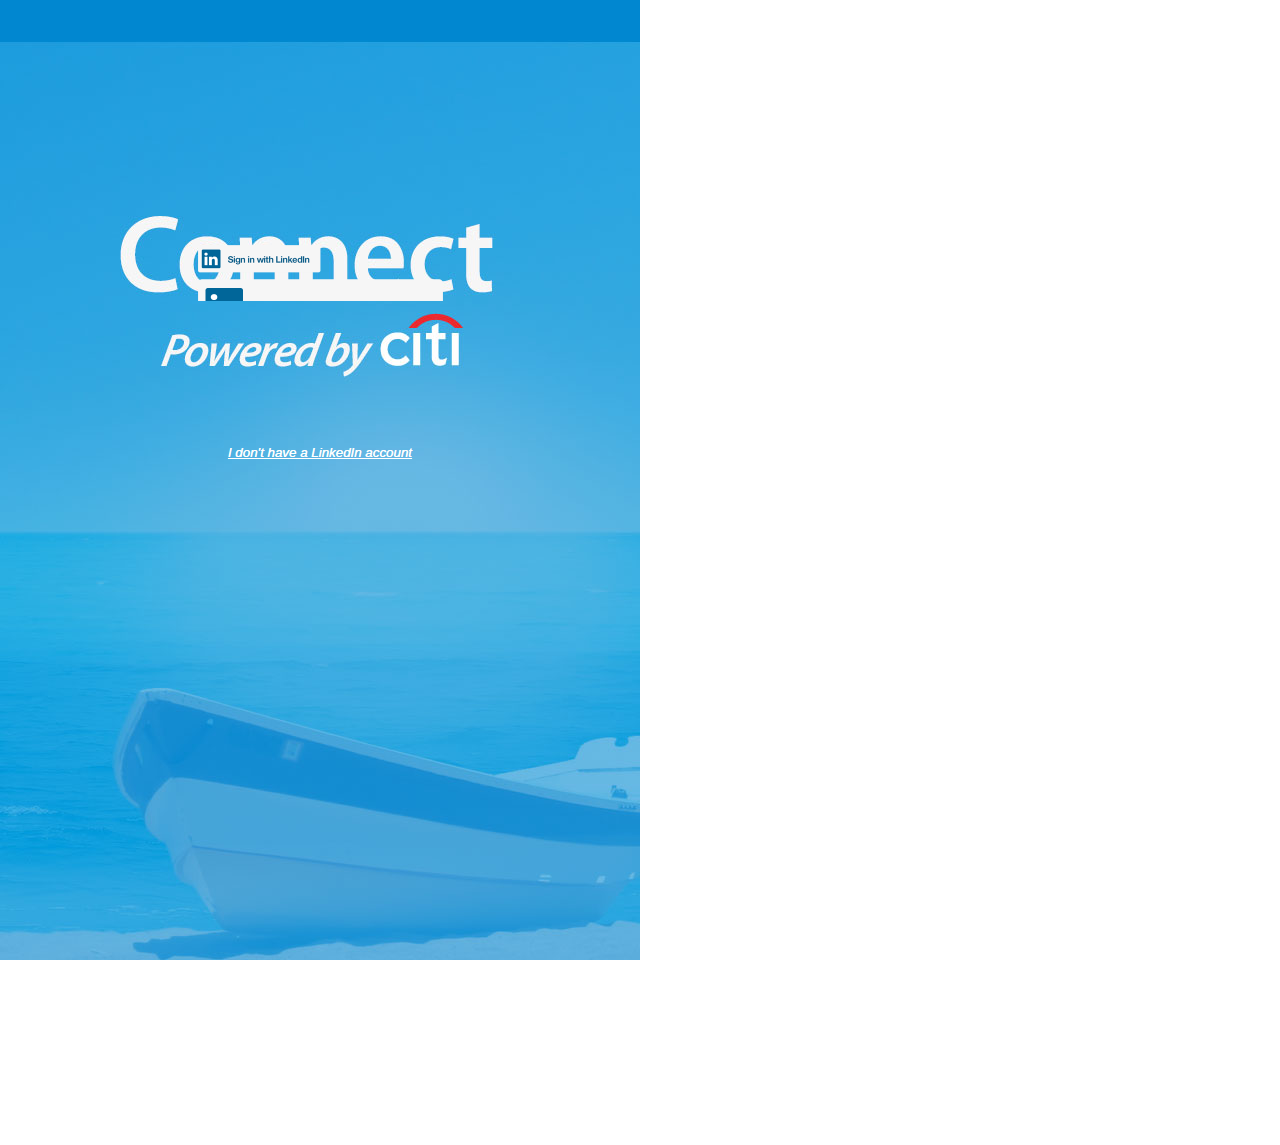
<file: index.html>
<!DOCTYPE html>
<html>
	<head>
		<meta charset="utf-8">
		<meta name="viewport" content="width=device-width, initial-scale=1">
		<link rel="stylesheet" href="css/reset.css" />
		<link rel="stylesheet" href="css/stylev2.css" />
		<script src="js/jquery-1.9.1.min.js"></script>
		<script>
			$( document ).ready( function() {
				$( window ).scrollTop( 0 );
				$( 'body, html' ).scrollTop( 0 );
			});
		</script>
	</head>
	<body>
		
		<div id="home" class="page">
			<div data-role="content">
				<a class="preAuth LinkedInButton"></a>
				<a href="" class="signUpLink">I don't have a LinkedIn account</a>
				<a href="#profile" class="linkToProfile"></a>
			</div>
			
		</div><!--end #home-->
		
		<div id="createProfile" class="page">
			<div data-role="content" class="articlesContent">
				<div id="profiles"></div>
			</div>
		</div><!--end #profile-->
	
		
		<script type="text/javascript" src="http://platform.linkedin.com/in.js">
		  api_key: mzi3e3s0dojy
		  onLoad: onLinkedInLoad
		  authorize: true
		  scope: r_basicprofile r_emailaddress r_network rw_groups
		</script>
		<script src="js/scripts.js"></script>
		<script>

			
		</script>
	</body>
</html>
</file>
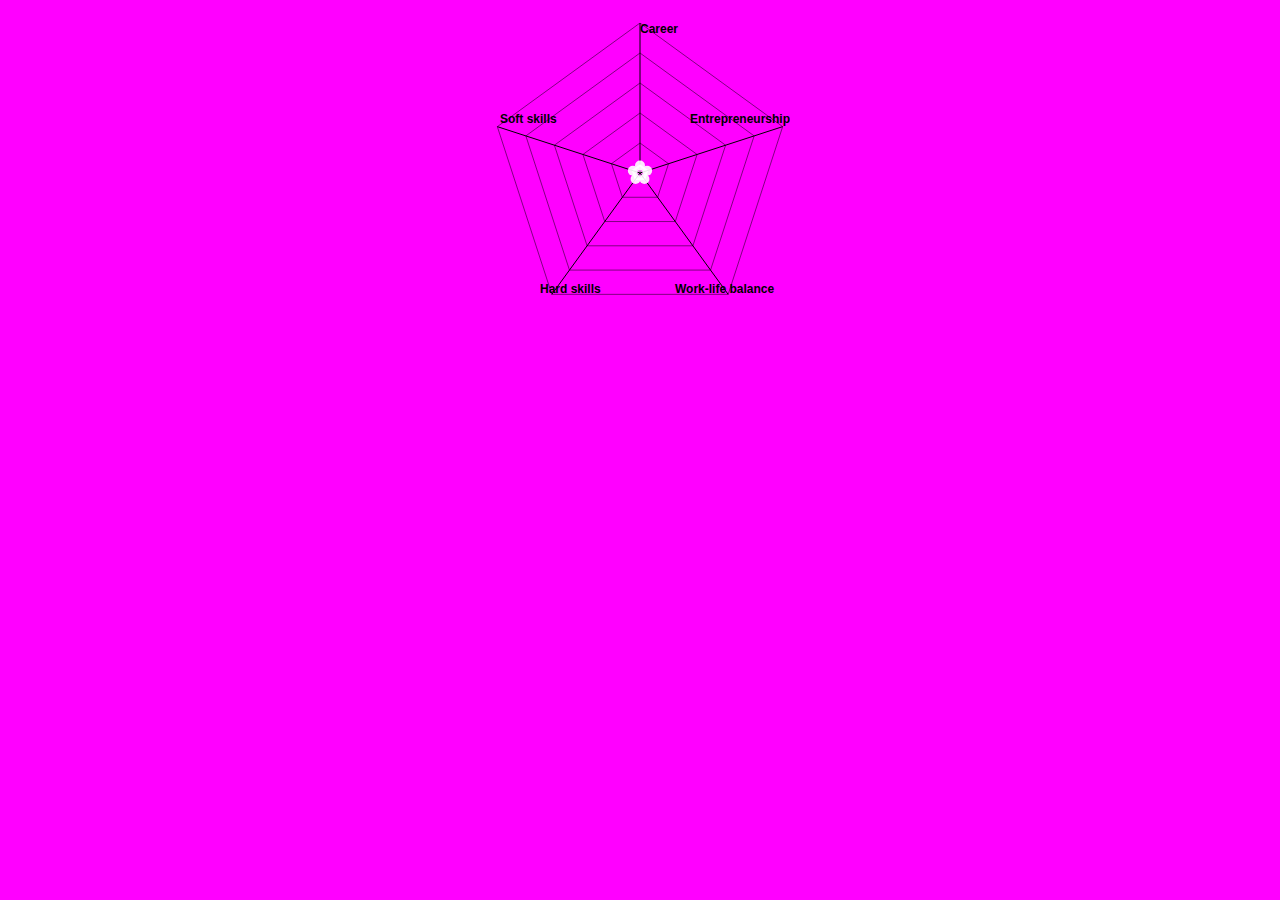
<file: chartExample.html>
<html>
	<head>
		<title>Chart Example</title>		

		<!-- Styles -->
		<link type="text/css" rel="stylesheet" href="css/styles_bcm.css" />
	</head>
	<body style="background-color: magenta;">
		<!-- Container for Chart -->
		<div class="goal_chart">
			<div id="goal_chart"></div>
		</div>
		
		<!-- JavaScript -->
		<script type="text/javascript" src="js/d3.v3.min.js"></script>
		<script type="text/javascript" src="js/jquery-1.9.1.min.js"></script>
		<script type="text/javascript" src="js/goalChart.js"></script>
		<script type="text/javascript" src="js/radar.js"></script>
		<script type="text/javascript">
		$(function() {
			initGoals();
		});
		</script>
	</body>
</html>
</file>
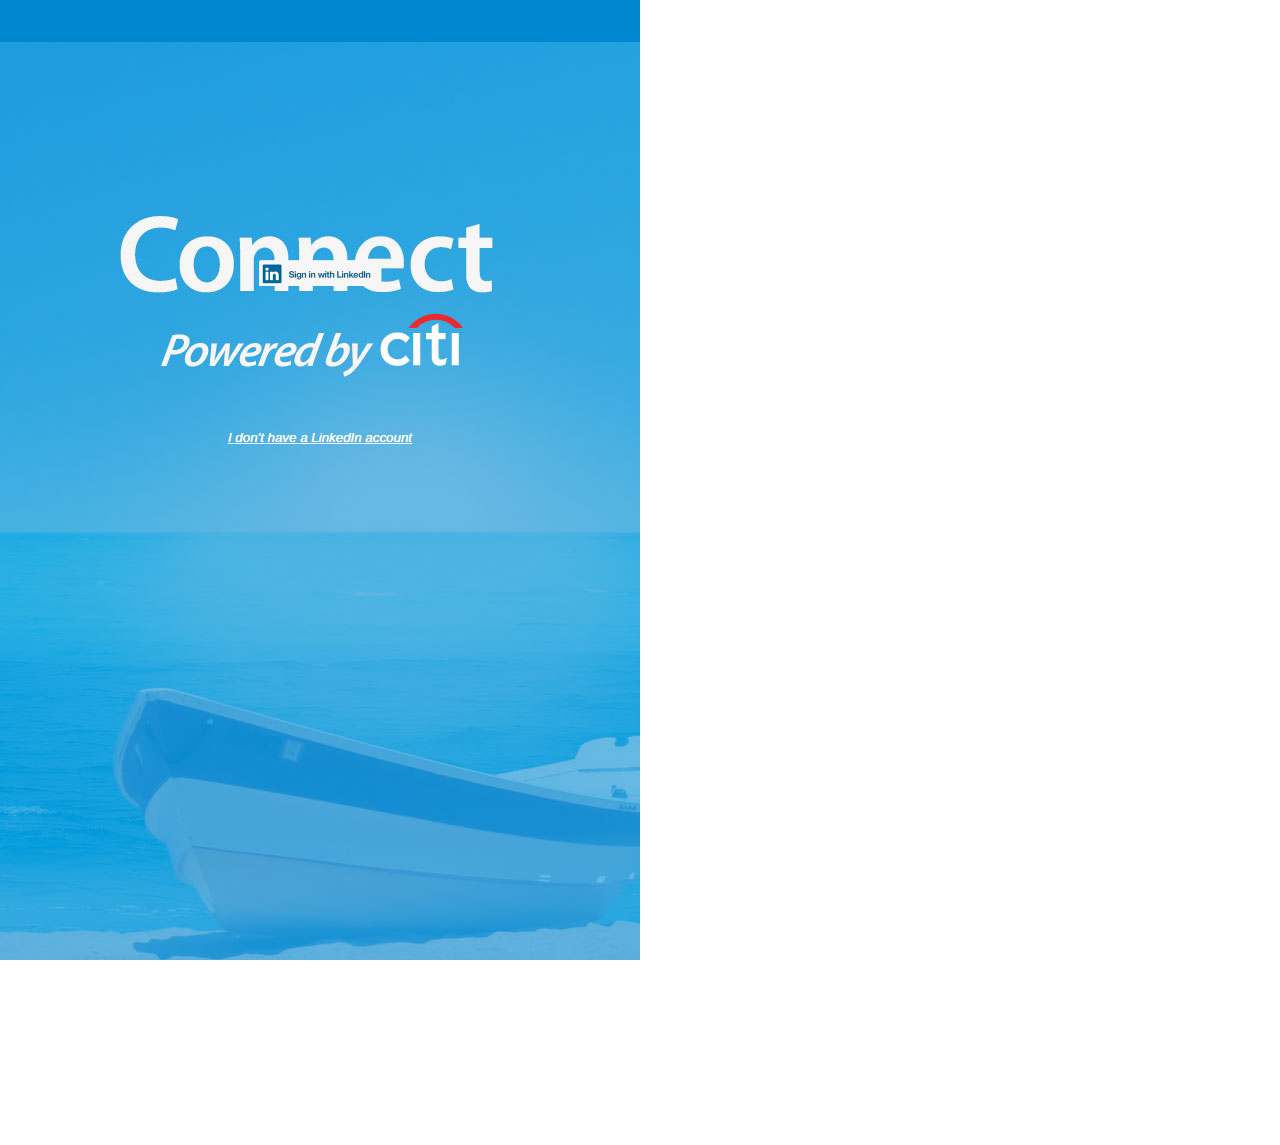
<file: connect.html>
<!DOCTYPE html>
<html>
	<head>
		<meta charset="utf-8">
		<meta name="viewport" content="width=device-width, initial-scale=1">
		<link rel="stylesheet" href="css/reset.css" />
		<link rel="stylesheet" href="css/jquery.mobile-notheme.css" />
		<link rel="stylesheet" href="css/styles.css" />
		
	</head>
	<body data-theme="e">
		<a href="#home" class="homeLink"></a>
		<div id="home" data-role="page" class="page">
			<div data-role="content">
				<a class="preAuth LinkedInButton"></a>
				<a href="" class="signUpLink">I don't have a LinkedIn account</a>
				<a href="#profile" class="linkToProfile"></a>
			</div>
			
		</div><!--end #home-->
		
		<div id="profile" data-role="page" class="reqAuth page">
			<div data-role="header" data-position="fixed" data-id="conHeader" class="header">
				<a href="#menu" class="ui-btn-left" data-rel="dialog"><img src="img/menuBtn.png" width="42px" heigh="42px" /></a>
				<a href="#profile" class="ui-btn-right" class="profileIcon" data-transition="slide"><img src="img/proIcon.png" width="42px" height="42px" /></a>
			</div>
			<div data-role="content">
				<h1>Profile</h1>
			</div>
		</div><!--end #profile-->
		
		<div id="articles" data-role="page" class="reqAuth page">
			<div data-role="header" data-position="fixed" data-id="conHeader" class="header">
				<a href="#menu" class="ui-btn-left" data-rel="dialog"><img src="img/menuBtn.png" width="42px" heigh="42px" /></a>
				<a href="#profile" class="ui-btn-right" class="profileIcon" data-transition="slide"><img src="img/proIcon.png" width="42px" height="42px" /></a>
			</div>
			
			<div data-role="content">
				<ul class="articlesList" class="touch" data-role="listview" data-icon="false">
					<li>
		                <a href="#" style="background:url(img/article-img.jpg)">
		                    <div class="articleInfo">
								<p class="articleTitle">A higher level of productivity</p>
								<p class="articleAuthor">by, Richard Branson</p>
							</div>
		                </a>
		                <a href="#" class="delete">Delete</a>
		            </li>
					<li>
		                <a href="#" style="background:url(img/article-img.jpg)">
		                    <div class="articleInfo">
								<p class="articleTitle">A higher level of productivity</p>
								<p class="articleAuthor">by, Richard Branson</p>
							</div>
		                </a>
		                <a href="#" class="delete">Delete</a>
		            </li>
				</ul>
			</div><!--end content-->
			
		</div><!--end #articles-->
		
		<div id="menu" data-role="page" class="reqAuth menuOverlay">
			<h1>This is the menu</h1>
			<a href="#"
				data-role="button"
				data-inline="true"
				data-rel="back"
			>cancel</a>
		</div>
		
		
		<script src="js/jquery-1.9.1.min.js"></script>
		<script src="js/jquery.mobile-1.3.1.min.js"></script>
		<script type="text/javascript" src="http://platform.linkedin.com/in.js">
		  api_key: mzi3e3s0dojy
		  onLoad: onLinkedInLoad
		  authorize: true
		  scope: r_basicprofile r_emailaddress r_network rw_groups
		</script>
		<script src="js/scripts.js"></script>
	</body>
</html>
</file>
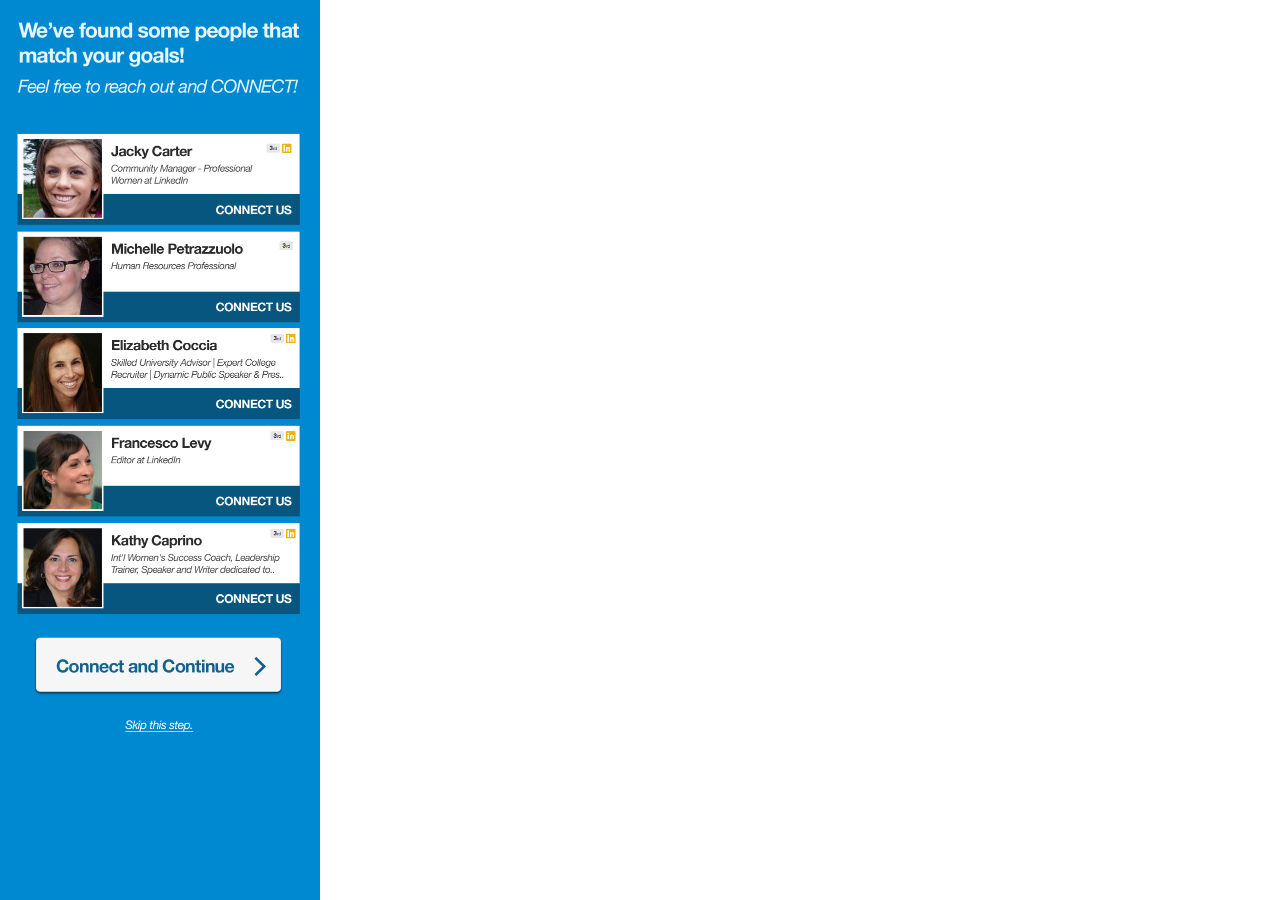
<file: connections.html>
<!DOCTYPE html>
<html>
	<head>
		<meta charset="utf-8">
		<meta name="viewport" content="width=device-width, initial-scale=1">
		<link rel="stylesheet" href="css/reset.css" />
		<link rel="stylesheet" href="css/stylev2.css" />
		
	</head>
	<body>
		
		
		<div id="connections" class="page">
			<div data-role="content" class="articlesContent">
				<!--<h1 class="connections-h1">We've found some people that match your goals!</h1>
				<p class="connections-p">Feel free to reach out and CONNECT!</p>
				<div id="profiles"></div>-->
				<a href="articles.html"><img src="img/connect-via-goals.png" width="320px" /></a>
			</div>
		</div><!--end #profile-->
	
		
		<script src="js/jquery-1.9.1.min.js"></script>
		
		<script src="js/scripts.js"></script>
		<script>
			/*IN.Event.on(IN, "auth", function(){
				IN.API.Profile("me", "url=http://www.linkedin.com/in/michellepetrazzuolo", "url=http://www.linkedin.com/in/elizabethcoccia", "url=http://www.linkedin.com/in/kathycaprino").result(displayProfiles);
			});*/
			
		</script>
	</body>
</html>
</file>
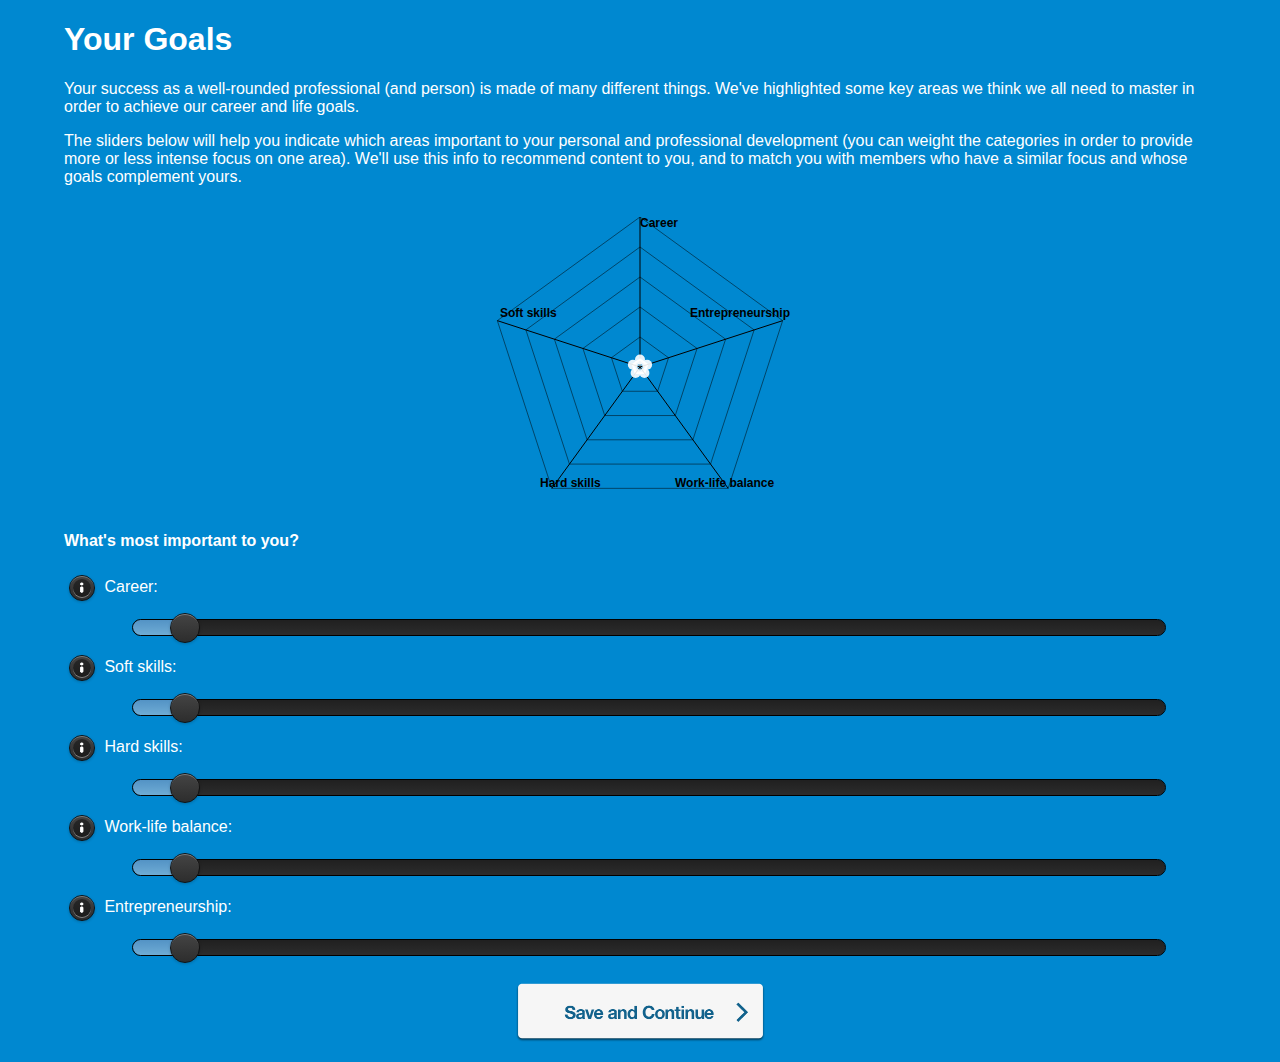
<file: profile.html>
<html>
	<head>
		<title>Your Goals</title>
		<meta name="viewport" content="width=device-width, initial-scale=1"> 

		<!-- JavaScript -->
		<script type="text/javascript" src="js/d3.v3.min.js"></script>
		<script type="text/javascript" src="js/jquery-1.9.1.min.js"></script>
		<script type="text/javascript" src="js/jquery.mobile-1.3.1.min.js"></script>
		<script type="text/javascript" src="js/goalChart.js"></script>
		<script type="text/javascript" src="js/radar.js"></script>
		
		
		<!-- Styles -->
		<link type="text/css" rel="stylesheet" href="css/jquery.mobile-1.3.1.min.css" />
		<link type="text/css" rel="stylesheet" href="css/styles_bcm.css" />
		
	</head>
	<body id="goals">
	
		<div class="container" data-role="page">
		<div data-role="content">
			<h1>Your Goals</h1>
		
			<p>Your success as a well-rounded professional (and person) is made of many different things. We've highlighted some key areas we think we all need to master in order to achieve our career and life goals.</p>

			<p>The sliders below will help you indicate which areas important to your personal and professional development (you can weight the categories in order to provide more or less intense focus on one area). We'll use this info to recommend content to you, and to match you with members who have a similar focus and whose goals complement yours. </p>
		
			<div class="goal_chart">
				<div id="goal_chart"></div>
			</div>
			
			<div class="controls">
				<h4>What's most important to you?</h4>
				<form id="controlForm" class="goal_form">
					<div>
						<label for="axis0-input" id="label-axis0"><a href="#careerTip" data-theme="a" data-icon="info" data-iconpos="notext" data-rel="popup" data-mini="true" data-inline="true" id="cpop">?</a> Career: </label>
						<input class="ipt_slider" type="range" name="axis0-input" id="axis0-input" value="50" min="0" max="100" data-highlight="true" data-theme="a" />
					</div>
					<div>
						<label for="axis1-input" id="label-axis1"><a href="#softTip" data-theme="a" data-icon="info" data-iconpos="notext" data-rel="popup" data-mini="true" data-inline="true" id="spop">?</a> Soft skills:</label>
						<input class="ipt_slider" type="range" name="axis1-input" id="axis1-input" value="50" min="0" max="100" data-highlight="true" data-theme="a" />
					</div>
					<div>
						<label for="axis2-input" id="label-axis2"><a href="#hardTip" data-theme="a" data-icon="info" data-iconpos="notext" data-rel="popup" data-mini="true" data-inline="true" id="hpop">?</a> Hard skills:</label>
						<input class="ipt_slider" type="range" name="axis2-input" id="axis2-input" value="50" min="0" max="100" data-highlight="true" data-theme="a" />
					</div>
					<div>
						<label for="axis3-input" id="label-axis3"><a href="#workLifeTip" data-theme="a" data-icon="info" data-iconpos="notext" data-rel="popup" data-mini="true" data-inline="true" id="wlpop">?</a> Work-life balance:</label>
						<input class="ipt_slider" type="range" name="axis3-input" id="axis3-input" value="50" min="0" max="100" data-highlight="true" data-theme="a" />
					</div>
					<div>
						<label for="axis4-input" id="label-axis4"><a href="#entreTip" data-theme="a" data-icon="info" data-iconpos="notext" data-rel="popup" data-mini="true" data-inline="true" id="epop">?</a> Entrepreneurship:</label>
						<input class="ipt_slider" type="range" name="axis4-input" id="axis4-input" value="50" min="0" max="100" data-highlight="true" data-theme="a" />
					</div>
				</form>
			</div>
			<a href="connections.html" class="save-submit"></a>
			<div style="clear:both;"></div>
			
			<div id="careerTip" data-role="popup" data-theme="b">
				<p><strong>Career</strong></p>
				<p>The career category covers topics that lean toward career advancement - and how to operate in your role once you start rising through the ranks. (ex: Promotions, Salary Negotiation, Team Management, Networking)</p>
			</div>
			<div id="softTip" data-role="popup" data-theme="b">
				<p><strong>Soft Skills</strong></p>
				<p>It's not enough to be an expert in finance, programming or some other specific industry. We need to continue to develop our soft skills - behavioral , emotional and attitudinal skills that help us relate to people and the work.  (ex: Collaboration, Work Ethic, Flexibility, Problem Solving)</p>
			</div>
			<div id="hardTip" data-role="popup" data-theme="b">
				<p><strong>Hard Skills</strong></p>
				<p>We all have our expertise, whether it's marketing, finance, or plumbing. But embedded in most careers are an array of other hard skills we need to develop and maintain. (ex: Proficiency with Software, Typing, Written/Grammatical Skills)</p>
			</div>
			<div id="workLifeTip" data-role="popup" data-theme="b">
				<p><strong>Work-Life Balance</strong></p>
				<p>Are you a mother? A professional? Both? Do you dabble in outside projects or pro-bono work? Finding the right balance between working, family, and fostering your interests (and health and well-being!) is one of the top challenges women face. (ex: Family, Health, Finance Management, Balancing Work and Play)</p>
			</div>
			<div id="entreTip" data-role="popup" data-theme="b">
				<p><strong>Entrepreneurship</strong></p>
				<p>An entrepreneur is someone who starts a business. But we also think they are regular people who are self starters. Being an entrepreneur is about putting yourself out there and getting noticed, and it's about asking and getting what you need to do what you want - whether it's for the small (or large!) business you start, or the working-mothers meet up  you organize for your community. (ex: Getting Noticed, Starting a Business, Fundraising, Investing)</p>
			</div>
		</div>
	</div>
		<script type="text/javascript">
		$(function() {
			initGoals();
			initGoalForm();
		});
		</script>
	
	</body>
</html>
</file>
<file: css/stylev2.css>
/*SPLASH PAGE*/
body{
	font-family: "HelveticaNeue-Light", "Helvetica Neue Light", "Helvetica Neue", Helvetica, Arial, "Lucida Grande", sans-serif; 
	font-weight: 300;
}
ul{
	margin: 0px;
	padding: 0px;
}
.page{
	width: 100%;
	height: 100%;
	position:absolute;
	top: 0;
	left: 0;
}
#home{
	background: url(../img/splashbg.jpg) no-repeat;
	background-size: 100% auto;
	max-width: 640px;
	padding-top: 245px;
	min-height: 480px;
}
.LinkedInButton{
	cursor:pointer;
	height: 56px;
	background: url(../img/sprite-btn.png);
	background-position :  top left;
	background-repeat : no-repeat ;
	padding: 0;
	margin: 0 auto 144px auto;
	display:block;
	width: 245px;
	background-size: 245px auto;
	position:relative;
	z-index: 999999;
}
.signUpLink{
	color: white;
	text-decoration: underline;
	font-style: italic;
	font-size: 10pt;
	text-align:center;
	width: 100%;
	text-shadow: 0 0 0;
	font-weight: normal;
	display:block;
}

/*HEADER STYLES*/
.header{
	height: 62px;
	width: 100%;
	top: 0;
	left: 0;
	z-index: 9999;
}
.headerBg{
	background: #0088d0 url(../img/headerbg.png) no-repeat center;
	background-size: auto 62px;
	height: 62px;
	width: 100%;
	position:relative;
	z-index: 0;
}
.header-icon{
	position:relative;
	z-index: 1;
	top: -62px;
}
#fixedMenus{
	position:fixed;
	top: 0;
	left: 0;
	background: none;
	
}
.profileIcon img{
	width: 42px;
	height: 42px;
}
.ui-btn-left, .ui-btn-right{
	padding: 0;
	top: 9px;
	position:fixed;
	z-index: 99999;
}
.ui-btn-left{
	left: 3%;
	width: 42px;
	height: 42px;
	background: url(../img/menu-btn.png);
	background-size: 42px auto;
}
.ui-btn-left.shadow{
	background: url(../img/menu-btn-shadow.png);
	background-size: 42px auto;
}
.ui-btn-right{
	right: 3%;
	position: fixed;
	width: 42px;
	height: 42px;
	background: url(../img/profile-btn.png);
	background-size: 42px auto;
}
.ui-btn-right.shadow{
	background: url(../img/profile-btn-shadow.png);
	background-size: 42px auto;
}

/*FOOTER MENU STYLES*/
.footerMenu{
	position:fixed;
	bottom: 10px;
	height: 48px;
	width: 96%;
	left: 2%;
	right: 2%;
	z-index: 99999;
}
.footerMenu.two, .footerMenu.three{
	display:none;
}
.staricon{
	background: url(../img/read-btn.png) no-repeat;
	background-size: 48px auto;
	width: 48px;
	height: 48px;
	position:relative;
	float:left;
}
.staricon.extended{
	background: url(../img/starred-articles.png) no-repeat;
	background-size: 208px auto;
	width: 208px;
	height: 48px;
	position:relative;
	float:left
}
.categoryicon{
	background: url(../img/drop-down-btn.png) no-repeat;
	background-size: 48px auto;
	width: 48px;
	height: 48px;
	position:relative;
	float:left;
}
.categoryicon.extended{
	background: url(../img/middle-bar-articles.png) no-repeat;
	background-size: 208px auto;
	width: 208px;
	height: 48px;
	position:relative;
	float:left
}

.archiveicon{
	background: url(../img/archive-btn.png) no-repeat;
	background-size: 48px auto;
	width: 48px;
	height: 48px;
	position:relative;
	float:right;
}
.archiveicon.extended{
	background: url(../img/archived-articles.png) no-repeat;
	background-size: 208px auto;
	width: 208px;
	height: 48px;
	position:relative;
	float:left
}
/*MAIN MENU OVERLAY STYLES*/
.overlay{
	position:fixed;
	background: rgba(0,0,0,.9);
	display:none;
	z-index: 99;
	width: 100%;
	top: 0;
	left: 0;
}
.overlay ul{
	margin: 40px 0 0 0;
	padding: 0;
}
.mm-link{
	display:block;
	margin:0 auto 0px auto;
	width: 296px;
	background-repeat:no-repeat;
}
.mm-conversations{
	background: url(../img/mm-conversations.png);
	background-size: 296px auto;
	height: 71px;
}
.mm-events{
	background: url(../img/mm-events.png);
	background-size: 296px auto;
	height: 85px;
}
.mm-articles{
	background: url(../img/mm-articles.png);
	background-size: 296px auto;
	height: 70px;
}

/*OVERLAY INSTRUCTIONS*/
.instructions2, .instructions1{
	position: relative;
	display: block;
	width: 286px;
	margin: 0 auto;
	top: 60px;
}
.instructions2{
	display:none;
}

/*ARTICLES PAGE*/
.articlesContent{
	position:relative;
}
.articlesList{
	padding: 0;
	margin: 0;
}
.articlesList.two, .articlesList.three{
	display: none;
}
.articlesList li{
	width: 100%;
	position:relative;
	min-height: 200px;
	display:block;
	max-height: 250px;
	overflow:hidden;
}
.articlesList img{
	width: 100%;
	position:absolute;
	z-index: 0;
	height: auto;
}
.swipe .articleInfo{
	background: rgba(0,0,0,.7);
	padding: 15px 5% 20px;
	width: 90%;
	color: white;
	bottom: 0;
	z-index: 1;
	position: absolute;
	font-size: 12px;
	line-height: 1.3;
	bottom: 0;
	font-style:italic;
	margin: 0;
	text-align: left;
	font-weight: 300;
}
.articleInfo p{
	padding: 0;
	margin: 0;
}
.articleTitle{
	font-weight: bold;
	line-height: 1.4;
	font-size: 14px;
}
.ui-li .ui-btn-inner a.ui-link-inherit, .ui-li-static.ui-li{
	padding: 0;
}
/*ARTICLES SWIPE FUNCTIONALITY STYLES*/
        	.swipe {
        		width: 320px;
        		height: 200px;
        		background-color: green;
  position:relative;
  z-index:1;
}
.swipe li div, .swipe div div div {
  margin:0 10px;
  /*padding:50px 10px;*/
 padding: 0px 0px;
  /*background:#1db1ff;*/
  font-weight:bold;
  color:#fff;
  font-size:20px;
  text-align:center;
}
			.article {
				width: 320px;
				height: 200px;
				/*background-color: #ff0000;*/
			}
			
			.icon-star {
				width: 63px;
				height: 60px;
				position: absolute;
				right: 30px;
				top: 20px;
				background-size: 100% auto;
				background-image: url( '../img/star.png' );
				z-index: -1;
				display: none;
			}
			
			.icon-archive {
				width: 53px;
				height: 43px;
				position: absolute;
				left: 30px;
				top: 34px;
				background-size: 100% auto;
				background-image: url( '../img/archive.png' );
				z-index: -1;
				display: none;
			}
			#connections{
				width: 320px;
				background: #0088d0;
				min-height: 900px;
				padding: 0px;
				display:block;
				float:left;
			}
			#connections img{
				width: 320px;
			}
			.connections-h1{
				font-size: 20px;
				font-weight: bold;
				color: white;
			}
			.connections-p{
				font-size: 16px;
				font-style: italic;
				color: white;
				margin-bottom: 30px;
			}
			.connectWith{
				width: 290px;
				margin: 10px auto;
				height: 130px;
				background: white;
				display:block;
				float:left;
				padding: 5px;
			}
			.connectWith img{
				float:left;
				height: 120px;
			}
			.connectWith p{
				float:left;
				margin-left: 10px;
			}


@media 
(-webkit-min-device-pixel-ratio: 2), 
(min-resolution: 192dpi) {
	.LinkedInButton{
		background: url(../img/sprite-btn.png) no-repeat;
		background-position: 0 -34px;
		background-size: 245px 100px;
		z-index: 999;
	}	
}




/*  PROFILE */

#profile_ {	
	width: 320px;
	height: 520px;
	position: fixed;
	
	left: 0px;
	top: 0px;
	z-index: 3;
	opacity: 0;
	display: none;
}

#profile-bg {
	background-color: black;
	opacity: .9;
	width: inherit;
	height: inherit;
	
}

#profile-text {
	color: #424242;
	font-size: 44px;
	position: absolute;
	left: 10px;
	top: 0px;
	z-index: 10;
}

#profile-info_ {
	width: inherit;
	position: absolute;
	height: 600px;
	top: 0px;
	left: 0px;
	margin-top: 110px;
	overflow: scroll;
	z-index: 99;
}

#pi-nav {
	width: inherit;
	
	height: 50px;
	float: left;
	position: fixed;
	left: 0px;
	top: 60px;
	z-index: 99;
}

#pi-content {
	width: inherit;
	float: left;
	height: 700px;
}

#pi-image {
	width: inherit;
	height: 538px;
	background: url(../img/profile.jpg) no-repeat;
	background-size: 100% auto;
}

#p1 {
	background: url(../img/progress-down.png) no-repeat;
}

#p2 {
	background: url(../img/goals.png) no-repeat;
}

#p3 {
	background: url(../img/trophies.png) no-repeat;
}

#p4 {
	background: url(../img/connect.png) no-repeat;
}

#p5 {
	background: url(../img/settings.png) no-repeat;
}

.p-nav {
	width: 49px;
	height: 49px;
	float: left;
	display: inline;
	background-size: 100% auto;
	margin-left: 7px;
	margin-right: 7px;
	margin-top: -3px;	
}
</file>
<file: css/styles_bcm.css>
/* Article layout */

#article_hero {
	height: 373px;
	width: 100%;
}

#article_hero .hero_img {
	margin: 0 auto;
	width: 592px;
}

#article_quote {
	background-color: #dadada;
	min-height: 118px;
	padding: 10px 30px;
}

#article_quote .quote {
	font-weight: bold;
	font-size: 32px;
}

#article_quote .quoter {
	font-size: 32px;
	font-style: italic;
	text-align: right;
}

#article_body {
	padding: 0 10px;
}


// Profile/Goals styles

body#goals {
	color: #fff;
	font-family: Arial, sans-serif;
	margin: 0;
	padding: 0;
}

#goals .ui-overlay-c, #goals .ui-body-c {
	background: #0088d0;
	color: #fff;
	text-shadow: none;
}

#goals .ui-mobile [data-role=page].container, .ui-page.container {
	width: 98%;
	padding: 0 1%;
}

.goal_chart {
	float: left;
	height: 300px;
	min-width: 300px;
	padding: 15px 0;
	width: 100%;
}

#goal_chart {
	margin: 0 auto;
	width: 300px;
}

.goal_form {
	width: 97%;
	padding: 0 3% 0 0; 
}

.goal_form input.ui-input-text.ui-slider-input { display: none; }

.goal_form .controls {
	float: left;
	min-width: 300px;
	width: 100%;
}

.goal_form .controls input.ui-input-text.ui-slider-input {
	display: none;
}
/*GOALS CONTAINER*/
#goals .container{
	width: 100%;
	padding: 0;
}
#goals h1, p, .controls{
	width: 90%;
	padding: 0 5%;
}
.save-submit{
	background: url(../img/save-and-continue.png);
	background-size: 249px auto;
	width: 249px;
	display: block;
	margin: 20px auto;
	height: 59px;
	background-repeat:no-repeat;
	
}
#goals .ui-content{
	padding: 0;
}
</file>
<file: css/styles.css>
/*.reqAuth{
	display:none;
}*/
.page{
	width: 100%;
	height: 100%;
}
#home{
	background: url(../img/splashbg.jpg) no-repeat;
	background-size: 100% auto;
	max-width: 640px;
	padding-top: 245px;
	min-height: 480px;
}
.LinkedInButton{
	cursor:pointer;
	height: 26px;
	background: url(../img/sprite-btn.png);
	background-position :  top left;
	background-repeat : no-repeat ;
	padding: 0;
	margin: 0 auto 144px auto;
	display:block;
	width: 123px;
	background-size: 245px auto;
}
.signUpLink.ui-link, .signUpLink.ui-link:visited{
	color: white;
	text-decoration: underline;
	font-style: italic;
	font-size: 10pt;
	text-align:center;
	width: 100%;
	text-shadow: 0 0 0;
	font-weight: normal;
	display:block;
}
.header{
	background: #0088d0 url(../img/headerbg.png) no-repeat center;
	background-size: auto 62px;
	height: 62px;
	width: 100%;
}
.profileIcon img{
	width: 42px;
	height: 42px;
}
.ui-header .ui-btn-inner{
	padding: 0;
	margin-top: 5px;
}
.ui-btn-corner-all{
	border-radius: 0;
	-webkit-border-radius: 0;
	background-image: none;
	background: none;
	border: 0;
}
.articlesList li{
	display:block;
	width: 100%;
	position:relative;
	min-height: ;
}
.articlesList a{
	background-repeat: no-repeat;
	padding-top: 50px;
	background-size: 100% auto;
	background-position:center;
	
}
.articleInfo{
	background: rgba(0,0,0,.5);
	padding: 10px 10%;
	width: 80%;
	color: white;
	margin-top: 50px;
}
.ui-li .ui-btn-inner a.ui-link-inherit, .ui-li-static.ui-li{
	padding: 0;
}

@media 
(-webkit-min-device-pixel-ratio: 2), 
(min-resolution: 192dpi) {
	.LinkedInButton{
		background: url(../img/sprite-btn.png) no-repeat;
		background-position: 0 -34px;
		float:left;
		background-size: 245px 100px;
	}	
}
</file>
